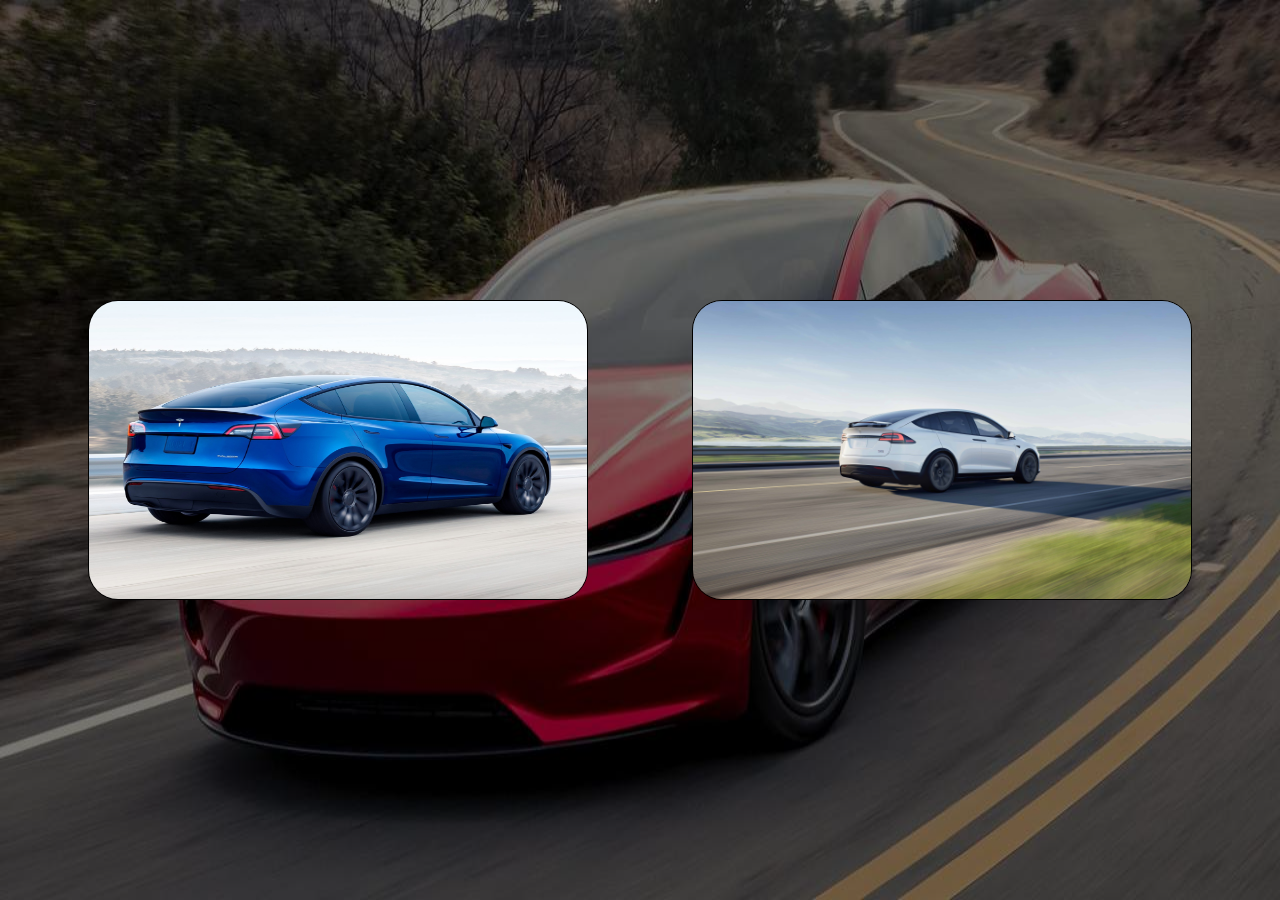
<file: index.html>
<!DOCTYPE html>
<html lang="en">

<head>
    <meta charset="UTF-8">
    <meta http-equiv="X-UA-Compatible" content="IE=edge">
    <meta name="viewport" content="width=device-width, initial-scale=1.0">
    <link rel="stylesheet" href="style.css">
    <link rel="stylesheet" href="https://cdn.jsdelivr.net/npm/bootstrap@5.2.1/dist/css/bootstrap.min.css">
    <title>Sample-web</title>
</head>

<body>
    <div class="container-fluid" id="main">
        <img src="/images/02.jpg" alt="Tesla" id="bg">
        <div id="layer"></div>
        <div id="front">
            <div class="row">
                <div class="col">
                    <img src="/images/03.jpg" alt="Tesla" class="model">
                </div>
                <div class="col">
                    <img src="/images/04.jpg" alt="Tesla" class="model">
                </div>
            </div>
        </div>
    </div>
</body>
<!--Comments-->

</html>
</file>
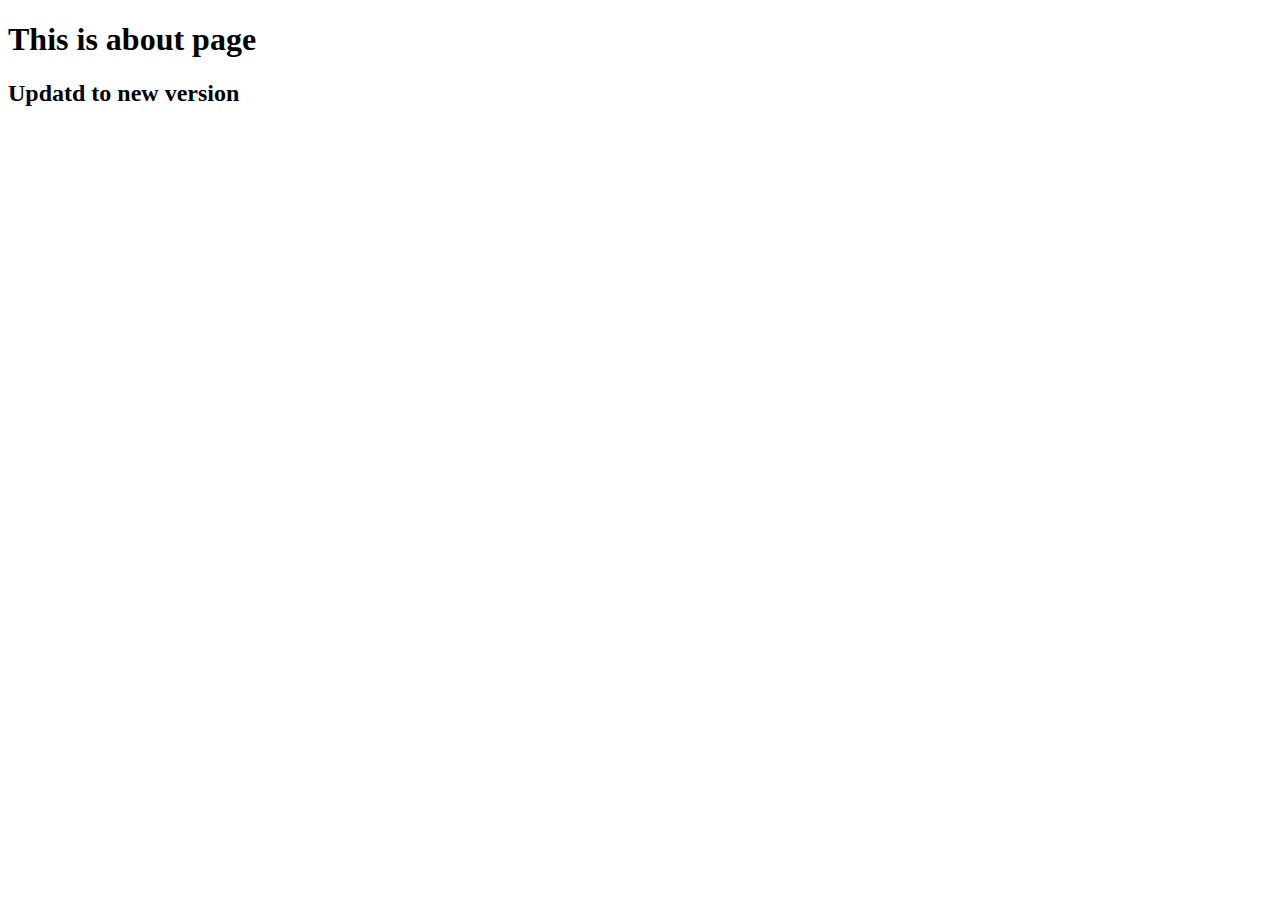
<file: about.html>
<!DOCTYPE html>
<html lang="en">

<head>
    <meta charset="UTF-8">
    <meta http-equiv="X-UA-Compatible" content="IE=edge">
    <meta name="viewport" content="width=device-width, initial-scale=1.0">
    <title>Document</title>
</head>

<body>
    <h1>This is about page</h1>
    <h2>Updatd to new version</h2>
</body>

</html>
</file>
<file: style.css>
#main {
    padding: 0;
    height: 100vh;
    width: 100%;
}

#bg {
    width: 100%;
    height: 100vh;
}

#layer {
    width: 100%;
    height: 100vh;
    background-color: rgba(0, 0, 0, 0.5);
    position: absolute;
    top: 0;
    left: 0;
}

#front {
    width: 100%;
    height: 100vh;
    display: flex;
    justify-content: center;
    align-items: center;
    position: absolute;
    top: 0;
    left: 0;
}

.model {
    width: 500px;
    height: 300px;
    margin: 0 40px;
    border: 1px solid black;
    border-radius: 30px;
    transition: 0.8s;
}

.model:hover {
    width: 550px;
    height: 330px;
}
</file>
